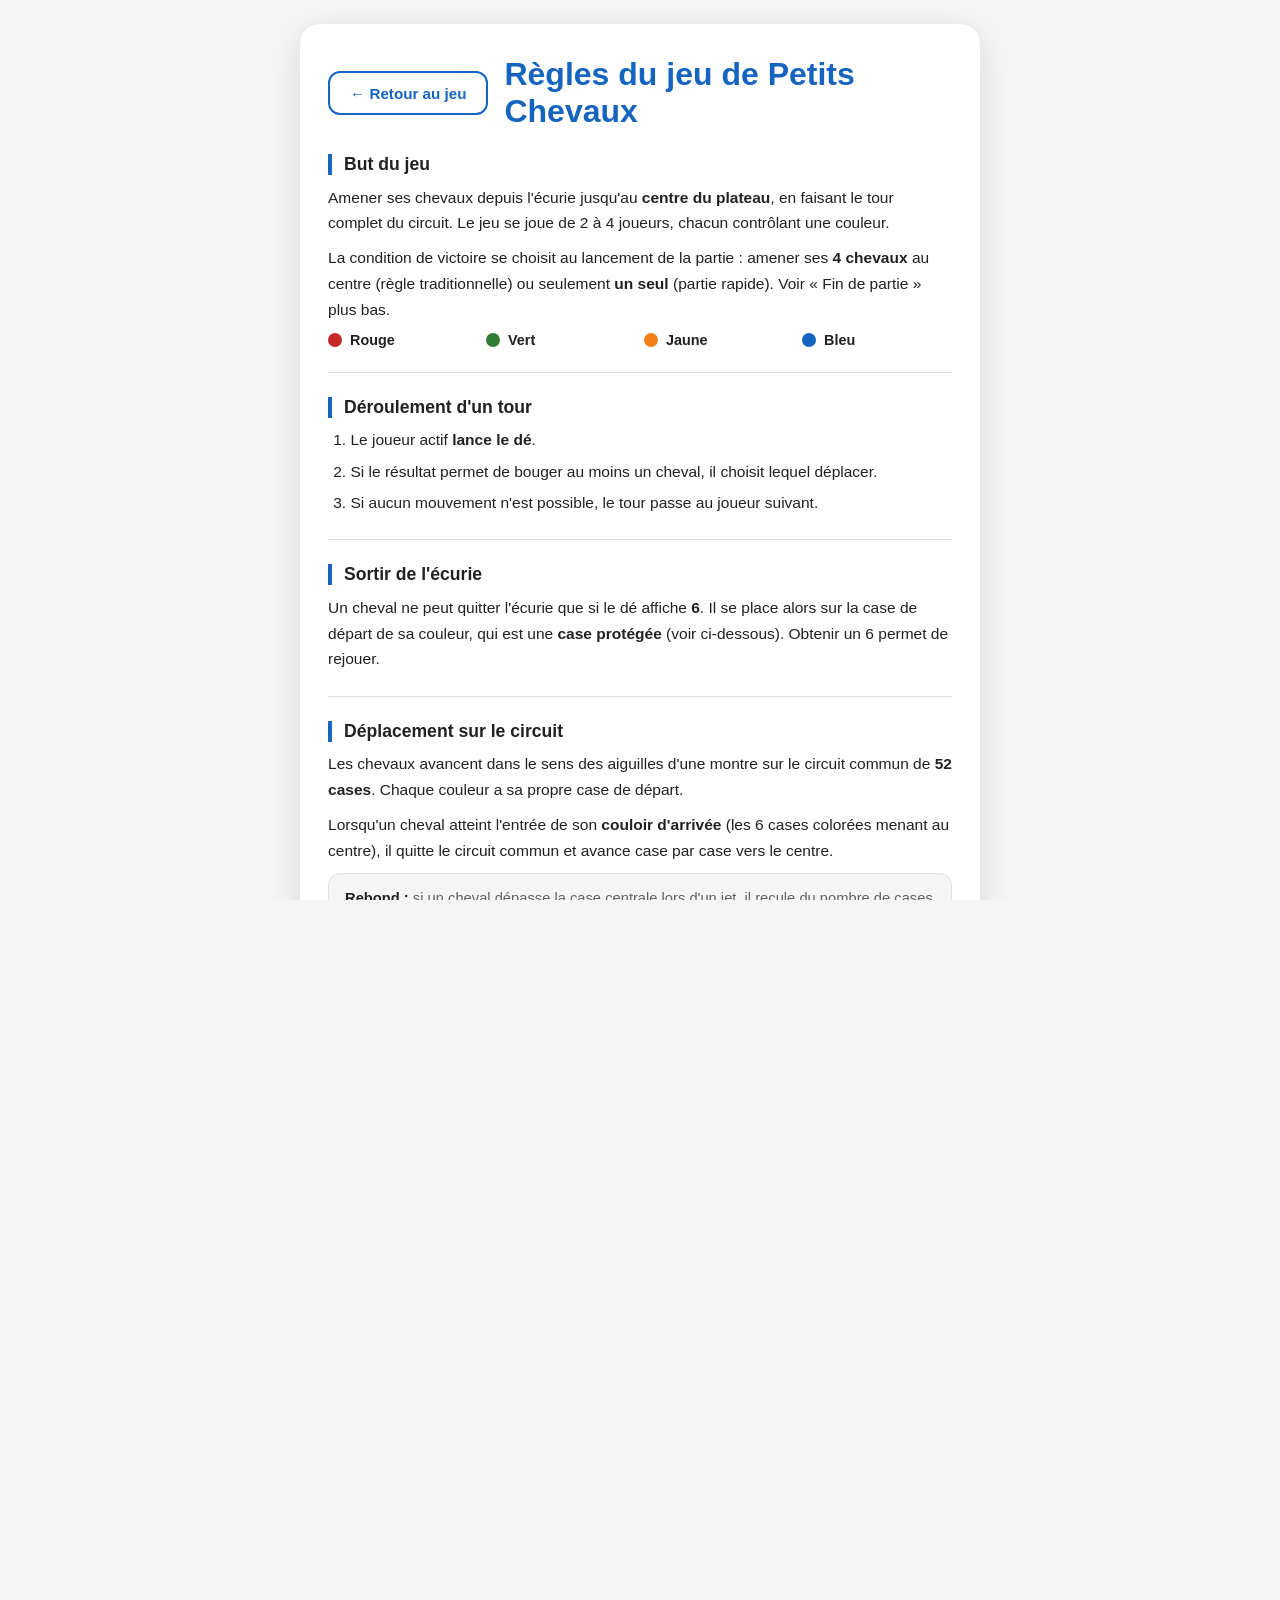
<file: regles.html>
<!DOCTYPE html>
<html lang="fr" dir="ltr">
<head>
  <meta charset="UTF-8" />
  <meta name="viewport" content="width=device-width, initial-scale=1.0, viewport-fit=cover" />
  <meta name="theme-color" content="#1565c0" />
  <meta name="description" content="Règles complètes du jeu de Petits Chevaux (Ludo) : mise en place, déplacement des chevaux, captures, cases protégées, triple 6, victoire." />
  <meta name="robots" content="index, follow" />
  <link rel="canonical" href="https://ateliernumerique37-tech.github.io/petits-chevaux/regles.html" />
  <link rel="describedby" href="llms.txt" />
  <meta property="og:type" content="article" />
  <meta property="og:title" content="Règles du jeu de Petits Chevaux" />
  <meta property="og:description" content="Règles complètes du jeu de Petits Chevaux (Ludo) : mise en place, déplacement, captures, cases protégées, triple 6, victoire." />
  <meta property="og:url" content="https://ateliernumerique37-tech.github.io/petits-chevaux/regles.html" />
  <meta property="og:image" content="https://ateliernumerique37-tech.github.io/petits-chevaux/og-image.png" />
  <meta property="og:image:width" content="1200" />
  <meta property="og:image:height" content="630" />
  <meta property="og:image:type" content="image/png" />
  <meta property="og:locale" content="fr_FR" />
  <meta name="twitter:card" content="summary_large_image" />
  <meta name="twitter:title" content="Règles du jeu de Petits Chevaux (Ludo)" />
  <meta name="twitter:description" content="Règles complètes : mise en place, déplacement, captures, cases protégées, triple 6, victoire." />
  <meta name="twitter:image" content="https://ateliernumerique37-tech.github.io/petits-chevaux/og-image.png" />

  <link rel="icon" href="data:image/svg+xml,<svg xmlns='http://www.w3.org/2000/svg' viewBox='0 0 192 192'><rect width='192' height='192' rx='32' fill='%231565c0'/><text x='96' y='130' font-size='100' text-anchor='middle'>🐴</text></svg>" />

  <title>Règles du jeu de Petits Chevaux (Ludo) — Comment jouer</title>
  <link rel="stylesheet" href="style.css" />

  <script type="application/ld+json">
  {
    "@context": "https://schema.org",
    "@type": "Article",
    "headline": "Règles du jeu de Petits Chevaux (Ludo)",
    "description": "Règles complètes du jeu de Petits Chevaux (Ludo) : mise en place, déplacement des chevaux, captures, cases protégées, triple 6, victoire.",
    "url": "https://ateliernumerique37-tech.github.io/petits-chevaux/regles.html",
    "inLanguage": "fr",
    "isPartOf": {
      "@type": "WebSite",
      "name": "Petits Chevaux",
      "url": "https://ateliernumerique37-tech.github.io/petits-chevaux/"
    },
    "publisher": { "@type": "Organization", "name": "Atelier Numérique 37" }
  }
  </script>
  <style>
    /* ── Règles : surcharges locales ─────────────────────────────────────── */
    body { overflow: auto; }

    .rules-page {
      min-height: 100%;
      display: flex;
      flex-direction: column;
      align-items: center;
      padding: 1.5rem 1rem 3rem;
      background: var(--bg);
    }

    .rules-card {
      background: var(--surface);
      border-radius: var(--radius-lg);
      box-shadow: var(--shadow);
      padding: 2rem 1.75rem;
      width: min(96vw, 680px);
      display: flex;
      flex-direction: column;
      gap: 1.5rem;
    }

    .rules-header {
      display: flex;
      align-items: center;
      gap: 1rem;
      flex-wrap: wrap;
    }

    .rules-title {
      font-size: clamp(1.5rem, 5vw, 2rem);
      font-weight: 800;
      color: var(--color-blue);
      flex: 1;
    }

    .rules-section { display: flex; flex-direction: column; gap: 0.6rem; }

    .rules-section h2 {
      font-size: 1.1rem;
      font-weight: 700;
      color: var(--on-surface);
      border-left: 4px solid var(--color-blue);
      padding-left: 0.75rem;
    }

    .rules-section p, .rules-section li {
      font-size: 0.97rem;
      line-height: 1.65;
      color: var(--on-surface);
    }

    .rules-section ul, .rules-section ol {
      padding-left: 1.4rem;
      display: flex;
      flex-direction: column;
      gap: 0.35rem;
    }

    .rules-colors {
      display: grid;
      grid-template-columns: repeat(auto-fit, minmax(130px, 1fr));
      gap: 0.5rem;
    }

    .color-badge {
      display: flex;
      align-items: center;
      gap: 0.5rem;
      font-size: 0.9rem;
      font-weight: 600;
    }

    .color-dot {
      width: 14px;
      height: 14px;
      border-radius: 50%;
      flex-shrink: 0;
    }

    .tip-box {
      background: var(--bg);
      border: 1.5px solid var(--border);
      border-radius: var(--radius-md);
      padding: 0.85rem 1rem;
      font-size: 0.92rem;
      line-height: 1.6;
      color: var(--on-surface-2);
    }

    .tip-box strong { color: var(--on-surface); }

    .shortcuts-table {
      width: 100%;
      border-collapse: collapse;
      font-size: 0.92rem;
    }

    .shortcuts-table th, .shortcuts-table td {
      text-align: left;
      padding: 0.55rem 0.75rem;
      border-bottom: 1px solid var(--border);
    }

    .shortcuts-table th {
      font-weight: 700;
      color: var(--on-surface-2);
      font-size: 0.82rem;
      text-transform: uppercase;
      letter-spacing: 0.5px;
    }

    kbd {
      display: inline-block;
      padding: 0.15rem 0.45rem;
      font-family: monospace;
      font-size: 0.85rem;
      background: var(--bg);
      border: 1.5px solid var(--border);
      border-radius: 4px;
      white-space: nowrap;
    }

    .btn-back {
      display: inline-flex;
      align-items: center;
      gap: 0.4rem;
      background: transparent;
      color: var(--color-blue);
      border: 2px solid var(--color-blue);
      border-radius: var(--radius-md);
      font-family: var(--font);
      font-size: 0.95rem;
      font-weight: 700;
      padding: 0.55rem 1.25rem;
      min-height: var(--min-touch);
      cursor: pointer;
      text-decoration: none;
      transition: background 0.15s, color 0.15s;
    }

    .btn-back:hover {
      background: var(--color-blue);
      color: white;
    }

    hr.rules-divider {
      border: none;
      border-top: 1px solid var(--border);
    }
  </style>
</head>
<body>

  <div class="rules-page" role="main">
    <article class="rules-card" aria-labelledby="rules-title">

      <header class="rules-header">
        <a href="index.html" class="btn-back" aria-label="Retour au jeu">
          ← Retour au jeu
        </a>
        <h1 id="rules-title" class="rules-title">Règles du jeu de Petits Chevaux</h1>
      </header>

      <!-- But du jeu -->
      <section class="rules-section" aria-labelledby="but-h2">
        <h2 id="but-h2">But du jeu</h2>
        <p>
          Amener ses chevaux depuis l'écurie jusqu'au <strong>centre du plateau</strong>, en faisant
          le tour complet du circuit. Le jeu se joue de 2 à 4 joueurs, chacun contrôlant une couleur.
        </p>
        <p>
          La condition de victoire se choisit au lancement de la partie : amener ses
          <strong>4 chevaux</strong> au centre (règle traditionnelle) ou seulement
          <strong>un seul</strong> (partie rapide). Voir « Fin de partie » plus bas.
        </p>
        <div class="rules-colors" aria-label="Couleurs des joueurs">
          <span class="color-badge">
            <span class="color-dot" style="background:#c62828" aria-hidden="true"></span>Rouge
          </span>
          <span class="color-badge">
            <span class="color-dot" style="background:#2e7d32" aria-hidden="true"></span>Vert
          </span>
          <span class="color-badge">
            <span class="color-dot" style="background:#f57f17" aria-hidden="true"></span>Jaune
          </span>
          <span class="color-badge">
            <span class="color-dot" style="background:#1565c0" aria-hidden="true"></span>Bleu
          </span>
        </div>
      </section>

      <hr class="rules-divider" />

      <!-- Tour de jeu -->
      <section class="rules-section" aria-labelledby="tour-h2">
        <h2 id="tour-h2">Déroulement d'un tour</h2>
        <ol>
          <li>Le joueur actif <strong>lance le dé</strong>.</li>
          <li>Si le résultat permet de bouger au moins un cheval, il choisit lequel déplacer.</li>
          <li>Si aucun mouvement n'est possible, le tour passe au joueur suivant.</li>
        </ol>
      </section>

      <hr class="rules-divider" />

      <!-- Sortir de l'écurie -->
      <section class="rules-section" aria-labelledby="ecurie-h2">
        <h2 id="ecurie-h2">Sortir de l'écurie</h2>
        <p>
          Un cheval ne peut quitter l'écurie que si le dé affiche <strong>6</strong>.
          Il se place alors sur la case de départ de sa couleur, qui est une <strong>case protégée</strong>
          (voir ci-dessous). Obtenir un 6 permet de rejouer.
        </p>
      </section>

      <hr class="rules-divider" />

      <!-- Déplacement -->
      <section class="rules-section" aria-labelledby="deplacement-h2">
        <h2 id="deplacement-h2">Déplacement sur le circuit</h2>
        <p>
          Les chevaux avancent dans le sens des aiguilles d'une montre sur le circuit commun
          de <strong>52 cases</strong>. Chaque couleur a sa propre case de départ.
        </p>
        <p>
          Lorsqu'un cheval atteint l'entrée de son <strong>couloir d'arrivée</strong>
          (les 6 cases colorées menant au centre), il quitte le circuit commun et avance
          case par case vers le centre.
        </p>
        <div class="tip-box" role="note">
          <strong>Rebond :</strong> si un cheval dépasse la case centrale lors d'un jet,
          il recule du nombre de cases excédentaires. Il n'est pas possible de dépasser le centre
          sans y atterrir exactement — le cheval rebondit vers l'arrière.
        </div>
      </section>

      <hr class="rules-divider" />

      <!-- Captures -->
      <section class="rules-section" aria-labelledby="capture-h2">
        <h2 id="capture-h2">Captures</h2>
        <p>
          Si un cheval atterrit sur une case <strong>déjà occupée par un adversaire</strong>,
          ce dernier est renvoyé à l'écurie et devra rejouer un 6 pour ressortir.
          La capture offre un <strong>tour supplémentaire</strong> au joueur qui l'a effectuée.
        </p>
        <p>
          La capture est <strong>impossible</strong> sur les cases protégées (voir ci-dessous)
          et dans le couloir d'arrivée (chaque couleur a son propre couloir, inaccessible aux autres).
        </p>
      </section>

      <hr class="rules-divider" />

      <!-- Cases protégées -->
      <section class="rules-section" aria-labelledby="safe-h2">
        <h2 id="safe-h2">Cases protégées</h2>
        <p>
          Quatre cases du circuit sont <strong>protégées</strong> : ce sont les quatre cases de
          départ, une par couleur. Sur le plateau elles portent une <strong>étoile dorée</strong>,
          et le lecteur d'écran précise « case protégée ». Ce sont :
        </p>
        <ul>
          <li><strong>Case 1</strong> — départ du Rouge</li>
          <li><strong>Case 14</strong> — départ du Vert</li>
          <li><strong>Case 27</strong> — départ du Jaune</li>
          <li><strong>Case 40</strong> — départ du Bleu</li>
        </ul>
        <p>
          La protection joue <strong>dans les deux sens</strong> : un cheval posé sur une case
          protégée ne peut pas être capturé, et un cheval qui y arrive ne peut pas non plus
          capturer un adversaire déjà présent. Plusieurs chevaux de couleurs différentes peuvent
          donc y cohabiter sans danger.
        </p>
        <p>
          C'est la <strong>case</strong> qui protège, pas la couleur : n'importe quel cheval est à
          l'abri sur ces quatre cases, même s'il se trouve sur la case de départ d'un adversaire.
        </p>
      </section>

      <hr class="rules-divider" />

      <!-- Rejouer -->
      <section class="rules-section" aria-labelledby="rejouer-h2">
        <h2 id="rejouer-h2">Quand rejoue-t-on ?</h2>
        <ul>
          <li>Après avoir obtenu un <strong>6</strong> (qu'un cheval sorte ou non de l'écurie).</li>
          <li>Après avoir <strong>capturé</strong> un cheval adverse.</li>
        </ul>
        <p>Dans l'un ou l'autre cas, vous rejouez : vous relancez le dé pour un tour supplémentaire.</p>
      </section>

      <hr class="rules-divider" />

      <!-- Triple 6 -->
      <section class="rules-section" aria-labelledby="triple-h2">
        <h2 id="triple-h2">Pénalité triple 6</h2>
        <p>
          Si un joueur obtient <strong>trois 6 consécutifs</strong>, son cheval le plus avancé
          sur le circuit est renvoyé à l'écurie et son tour est perdu.
        </p>
      </section>

      <hr class="rules-divider" />

      <!-- Fin de partie -->
      <section class="rules-section" aria-labelledby="fin-h2">
        <h2 id="fin-h2">Fin de partie</h2>
        <p>
          La partie se termine selon le <strong>mode choisi au lancement</strong> :
        </p>
        <ul>
          <li>
            <strong>Règle officielle (4 chevaux)</strong> : le premier joueur dont les
            <strong>quatre chevaux</strong> ont atteint le centre remporte la partie.
          </li>
          <li>
            <strong>Partie rapide (1 cheval)</strong> : le premier joueur dont
            <strong>un cheval</strong> atteint le centre gagne immédiatement.
          </li>
        </ul>
        <p>
          Les deux variantes existent dans les règles traditionnelles. En mode session, les victoires
          s'accumulent et sont affichées après chaque partie.
        </p>
      </section>

      <hr class="rules-divider" />

      <!-- Mode IA -->
      <section class="rules-section" aria-labelledby="bernard-h2">
        <h2 id="bernard-h2">Jouer contre l'ordinateur (IA)</h2>
        <p>
          En mode IA, vous jouez <strong>Rouge</strong> et l'ordinateur contrôle les autres couleurs.
          Chaque adversaire a son prénom pour ne pas les confondre : <strong>Bernard</strong> (Vert),
          <strong>Céline</strong> (Jaune) et <strong>Marie</strong> (Bleu), selon le nombre de joueurs.
        </p>
        <p>
          Chaque IA suit une stratégie en six priorités : gagner immédiatement, capturer un adversaire,
          avancer dans le couloir d'arrivée, entrer dans le couloir, se placer sur une case sûre,
          puis éviter les cases dangereuses.
        </p>
      </section>

      <hr class="rules-divider" />

      <!-- Raccourcis -->
      <section class="rules-section" aria-labelledby="shortcuts-h2">
        <h2 id="shortcuts-h2">Raccourcis clavier (Alt+Maj)</h2>
        <p>Ces raccourcis fonctionnent pendant la partie :</p>
        <table class="shortcuts-table" aria-label="Tableau des raccourcis clavier">
          <thead>
            <tr>
              <th scope="col">Raccourci</th>
              <th scope="col">Action</th>
            </tr>
          </thead>
          <tbody>
            <tr>
              <td><kbd>Alt</kbd>+<kbd>Maj</kbd>+<kbd>D</kbd></td>
              <td>Lancer le dé</td>
            </tr>
            <tr>
              <td><kbd>Alt</kbd>+<kbd>Maj</kbd>+<kbd>1</kbd> à <kbd>4</kbd></td>
              <td>Déplacer le cheval numéro 1, 2, 3 ou 4</td>
            </tr>
            <tr>
              <td><kbd>Alt</kbd>+<kbd>Maj</kbd>+<kbd>S</kbd></td>
              <td>Lire la situation de tous les joueurs</td>
            </tr>
            <tr>
              <td><kbd>Alt</kbd>+<kbd>Maj</kbd>+<kbd>A</kbd></td>
              <td>Répéter la dernière annonce</td>
            </tr>
          </tbody>
        </table>
        <div class="tip-box" role="note">
          <strong>Navigation au plateau :</strong> utilisez <kbd>Tab</kbd> pour naviguer entre les
          chevaux déplaçables, puis <kbd>Entrée</kbd> ou <kbd>Espace</kbd> pour sélectionner.
        </div>
      </section>

      <hr class="rules-divider" />

      <footer>
        <a href="index.html" class="btn-back" aria-label="Retour au jeu">
          ← Retour au jeu
        </a>
      </footer>

    </article>
  </div>

</body>
</html>
</file>
<file: style.css>
/* ── Reset & base ─────────────────────────────────────────────────────────── */
*, *::before, *::after { box-sizing: border-box; margin: 0; padding: 0; }

:root {
  --color-red:    #c62828;
  --color-green:  #2e7d32;
  --color-yellow: #f57f17;
  --color-blue:   #1565c0;
  --color-gold:   #ffd54f;
  --bg:           #f5f5f5;
  --surface:      #ffffff;
  --on-surface:   #212121;
  --on-surface-2: #616161;
  --border:       #e0e0e0;
  --radius-lg:    20px;
  --radius-md:    12px;
  --shadow:       0 8px 32px rgba(0,0,0,0.12);
  --min-touch:    44px;
  --font:         -apple-system, BlinkMacSystemFont, 'Segoe UI', Roboto, sans-serif;
  --table-1:      #3e6b4e;
  --table-2:      #1a3a28;
  --glass:        rgba(255,255,255,0.6);
  --glass-border: rgba(255,255,255,0.25);
}

@media (prefers-color-scheme: dark) {
  :root {
    --bg:           #0a0a0f;
    --surface:      #18181f;
    --on-surface:   #f0f0f5;
    --on-surface-2: #9e9ea8;
    --border:       #2a2a35;
    --shadow:       0 8px 32px rgba(0,0,0,0.6);
    --table-1:      #1e3a28;
    --table-2:      #0d1f14;
    --glass:        rgba(24,24,31,0.65);
    --glass-border: rgba(255,255,255,0.06);
  }
}

html, body {
  height: 100%;
  overflow: hidden;
  font-family: var(--font);
  background: var(--bg);
  color: var(--on-surface);
  -webkit-tap-highlight-color: transparent;
  -webkit-text-size-adjust: 100%;
}

/* ── Accessibility: visually hidden ──────────────────────────────────────── */
.sr-only {
  position: absolute;
  width: 1px; height: 1px;
  padding: 0; margin: -1px;
  overflow: hidden; clip: rect(0,0,0,0);
  white-space: nowrap; border: 0;
}

/* ── Focus visible – WCAG 2.2 §2.4.11/2.4.12 ────────────────────────────── */
:focus { outline: none; }
:focus-visible {
  outline: 3px solid #005fcc;
  outline-offset: 3px;
  border-radius: 4px;
}

/* ── Screens ──────────────────────────────────────────────────────────────── */
/* Prevent author display:flex from overriding the UA [hidden]=display:none */
[hidden] { display: none !important; }

.screen {
  position: fixed;
  inset: 0;
  display: flex;
  flex-direction: column;
  align-items: center;
  justify-content: center;
  background: var(--bg);
  overflow: hidden;
}

/* ── Setup screen ─────────────────────────────────────────────────────────── */
#screen-setup {
  background: linear-gradient(135deg, #0f0c29 0%, #1a1340 30%, #302b63 60%, #24243e 100%);
  background-size: 300% 300%;
  animation: hero-gradient 12s ease infinite;
  overflow-y: auto;
  justify-content: flex-start;
  padding: 2rem 0;
  align-items: center;
}

@keyframes hero-gradient {
  0%, 100% { background-position: 0% 50%; }
  50% { background-position: 100% 50%; }
}

.setup-card {
  background: rgba(255,255,255,0.06);
  backdrop-filter: blur(24px);
  -webkit-backdrop-filter: blur(24px);
  border: 1px solid rgba(255,255,255,0.1);
  border-radius: var(--radius-lg);
  box-shadow: 0 8px 40px rgba(0,0,0,0.5), inset 0 1px 0 rgba(255,255,255,0.08);
  padding: 2rem 1.75rem;
  width: min(92vw, 440px);
  flex-shrink: 0;
  display: flex;
  flex-direction: column;
  gap: 1.25rem;
}

.setup-title {
  font-size: clamp(1.75rem, 6vw, 2.5rem);
  font-weight: 900;
  text-align: center;
  letter-spacing: -0.5px;
  color: var(--color-gold);
  text-shadow: 0 0 40px rgba(255,213,79,0.35), 0 2px 4px rgba(0,0,0,0.5);
}

.setup-subtitle {
  text-align: center;
  color: rgba(255,255,255,0.5);
  font-size: 0.95rem;
  margin-top: -0.75rem;
  letter-spacing: 2px;
  text-transform: uppercase;
  font-weight: 600;
  font-size: 0.75rem;
}

#screen-setup .label {
  color: rgba(255,255,255,0.85);
}

#screen-setup .select {
  background: rgba(255,255,255,0.07);
  border-color: rgba(255,255,255,0.12);
  color: #ffffff;
}

#screen-setup .select:focus-visible {
  border-color: var(--color-gold);
  outline-color: var(--color-gold);
}

#screen-setup .hint {
  color: rgba(255,255,255,0.4);
}

.form-group { display: flex; flex-direction: column; gap: 0.5rem; }

.label {
  font-weight: 600;
  font-size: 0.9rem;
  color: var(--on-surface);
}

.select {
  appearance: none;
  background: var(--bg);
  border: 2px solid var(--border);
  border-radius: var(--radius-md);
  padding: 0.75rem 1rem;
  font-size: 1rem;
  font-family: var(--font);
  color: var(--on-surface);
  min-height: var(--min-touch);
  cursor: pointer;
  transition: border-color 0.15s;
}
.select:focus-visible {
  border-color: #005fcc;
  outline: 3px solid #005fcc;
  outline-offset: 2px;
}

.hint {
  font-size: 0.8rem;
  color: var(--on-surface-2);
  line-height: 1.4;
}

/* ── Buttons ──────────────────────────────────────────────────────────────── */
.btn {
  display: inline-flex;
  align-items: center;
  justify-content: center;
  border: none;
  border-radius: var(--radius-md);
  font-family: var(--font);
  font-weight: 700;
  cursor: pointer;
  transition: transform 0.1s, box-shadow 0.1s, opacity 0.15s;
  min-height: var(--min-touch);
  min-width: var(--min-touch);
  padding: 0.75rem 1.5rem;
  font-size: 1rem;
  text-align: center;
  -webkit-user-select: none; user-select: none;
}

.btn:active { transform: scale(0.97); }
.btn:disabled { opacity: 0.4; cursor: not-allowed; transform: none; }

.btn-primary {
  background: linear-gradient(135deg, var(--color-gold) 0%, #ffca28 100%);
  color: #1a1a2e;
  box-shadow: 0 4px 16px rgba(255,213,79,0.4);
  font-weight: 800;
}
.btn-primary:hover:not(:disabled) {
  background: linear-gradient(135deg, #ffca28 0%, #ffd54f 100%);
  box-shadow: 0 6px 24px rgba(255,213,79,0.55);
}

.btn-large { font-size: 1.1rem; padding: 0.9rem 1.75rem; width: 100%; }

.btn-rules-link {
  display: block;
  text-align: center;
  color: var(--color-blue);
  font-size: 0.9rem;
  font-weight: 600;
  text-decoration: underline;
  text-underline-offset: 3px;
  padding: 0.4rem;
  min-height: var(--min-touch);
  line-height: var(--min-touch);
}
.btn-rules-link:hover { color: #1976d2; }

/* ── Pass-phone screen ────────────────────────────────────────────────────── */
.screen-pass {
  background: var(--bg);
}

.pass-card {
  background: var(--surface);
  border-radius: var(--radius-lg);
  box-shadow: var(--shadow);
  padding: 2.5rem 2rem;
  width: min(92vw, 380px);
  display: flex;
  flex-direction: column;
  align-items: center;
  gap: 1rem;
  text-align: center;
}

.pass-label {
  font-size: 1rem;
  color: var(--on-surface-2);
}

.pass-player-name {
  font-size: clamp(2rem, 10vw, 3rem);
  font-weight: 900;
  letter-spacing: -1px;
}

.pass-instruction {
  font-size: 0.95rem;
  color: var(--on-surface-2);
}

.btn-ready {
  background: #388e3c;
  color: white;
  box-shadow: 0 3px 12px rgba(56,142,60,0.4);
  margin-top: 0.5rem;
}
.btn-ready:hover:not(:disabled) {
  background: #43a047;
}

/* ── Game screen ──────────────────────────────────────────────────────────── */
/* Disposition en grille : colonne unique en portrait, centrée et plafonnée sur grand écran */
.screen-game {
  display: grid;
  grid-template-columns: 1fr;
  grid-template-rows: auto auto 1fr auto;
  grid-template-areas:
    "header"
    "log"
    "board"
    "footer";
  align-items: stretch;
  justify-items: stretch;
  padding: env(safe-area-inset-top, 0) env(safe-area-inset-right, 0)
           env(safe-area-inset-bottom, 0) env(safe-area-inset-left, 0);
  background: radial-gradient(ellipse 120% 80% at 50% 38%, var(--table-1), var(--table-2));
}

.game-header     { grid-area: header; }
.event-log       { grid-area: log; }
.board-container { grid-area: board; }
.game-footer     { grid-area: footer; }

/* Sur grand écran, on centre l'app dans une colonne plutôt que de l'étirer.
   Plafond remonté de 600px à 760px (retour testeur : plateau trop petit sur
   tablette/desktop) — la colonne reste toujours centrée et width:100% continue
   de la faire rétrécir sur mobile, donc aucun impact en dessous de 760px de
   large. Le plateau (SVG vectoriel, min(100cqw,100cqh)) grossit proportionnellement,
   même rendu, mêmes proportions, juste plus grand quand la place le permet. */
.screen-game > .game-header,
.screen-game > .event-log,
.screen-game > .board-container,
.screen-game > .game-footer {
  max-width: 760px;
  margin-inline: auto;
  width: 100%;
}

.game-header {
  width: 100%;
  display: flex;
  align-items: center;
  justify-content: space-between;
  padding: 0.6rem 1rem;
  background: var(--glass);
  backdrop-filter: blur(16px);
  -webkit-backdrop-filter: blur(16px);
  border-bottom: 1px solid var(--glass-border);
  min-height: 3rem;
  flex-shrink: 0;
}

.turn-banner {
  font-weight: 700;
  font-size: 1.05rem;
}

.dice-result {
  font-size: 1.6rem;
  font-weight: 900;
  min-width: 2rem;
  text-align: right;
  transition: opacity 0.2s;
}

/* ── Journal visuel des coups ─────────────────────────────────────────────── */
/* aria-hidden="true" dans le HTML (pur repère visuel, les non-voyants reçoivent
   déjà tout via les régions ARIA live) : hauteur réduite au profit du plateau
   sans aucun impact accessibilité. */
.event-log {
  width: 100%;
  flex-shrink: 0;
  padding: 0.3rem 0.85rem;
  background: var(--glass);
  backdrop-filter: blur(12px);
  -webkit-backdrop-filter: blur(12px);
  border-bottom: 1px solid var(--glass-border);
  height: 58px;
  overflow: hidden;
}

.event-log-list {
  list-style: none;
  display: flex;
  flex-direction: column;
  gap: 1px;
}

.event-log-list li {
  display: flex;
  align-items: center;
  gap: 0.45rem;
  font-size: 0.78rem;
  line-height: 1.35;
  color: var(--on-surface-2);
  opacity: 0.55;
  white-space: nowrap;
  overflow: hidden;
  text-overflow: ellipsis;
}

/* Dernier coup en évidence */
.event-log-list li:first-child {
  font-size: 0.98rem;
  font-weight: 700;
  color: var(--on-surface);
  opacity: 1;
}

.event-log-list .dot {
  width: 11px; height: 11px;
  border-radius: 50%;
  flex-shrink: 0;
  border: 1px solid rgba(0,0,0,0.25);
}

.event-log-list .capture { color: var(--color-red); font-weight: 800; }
.event-log-empty {
  font-size: 0.85rem; color: var(--on-surface-2);
  opacity: 0.7; font-style: italic;
}

.board-container {
  flex: 1;
  width: 100%;
  display: flex;
  align-items: center;
  justify-content: center;
  overflow: hidden;
  padding: 4px;
  container-type: size; /* permet de dimensionner le plateau au plus grand carré qui tient */
}

/* Plus grand carré qui tient dans le conteneur (largeur OU hauteur), quelle que soit l'orientation */
#board-svg {
  width: 92vmin;                 /* repli pour navigateurs sans unités cq */
  height: 92vmin;
  width: min(100cqw, 100cqh);
  height: min(100cqw, 100cqh);
  display: block;
  border-radius: 16px;
  box-shadow: 0 12px 30px rgba(0,0,0,0.28), 0 3px 10px rgba(0,0,0,0.18);
}

.game-footer {
  width: 100%;
  padding: 0.55rem 1rem 0.45rem;
  display: flex;
  flex-direction: column;
  align-items: center;
  gap: 0.4rem;
  background: var(--glass);
  backdrop-filter: blur(16px);
  -webkit-backdrop-filter: blur(16px);
  border-top: 1px solid var(--glass-border);
  flex-shrink: 0;
}

.game-actions-row {
  display: flex;
  gap: 0.75rem;
  justify-content: center;
}

.btn-secondary {
  background: transparent;
  color: var(--on-surface-2);
  border: 1.5px solid var(--border);
  border-radius: var(--radius-md);
  font-family: var(--font);
  font-size: 0.85rem;
  font-weight: 600;
  padding: 0.4rem 1.1rem;
  min-height: var(--min-touch);
  min-width: 110px;
  cursor: pointer;
  transition: background 0.1s, color 0.1s;
}

.btn-secondary:hover {
  background: var(--bg);
  color: var(--on-surface);
}

.btn-secondary:active { transform: scale(0.97); }

.btn-quit {
  background: transparent;
  color: #b71c1c;
  border: none;
  font-family: var(--font);
  font-size: 0.82rem;
  font-weight: 600;
  padding: 0.3rem 0.75rem;
  min-height: var(--min-touch);
  cursor: pointer;
  text-decoration: underline;
  text-underline-offset: 3px;
}
.btn-quit:hover { color: #d32f2f; }
.btn-quit:active { opacity: 0.7; }

/* ── Dice button ──────────────────────────────────────────────────────────── */
.btn-dice {
  display: flex;
  flex-direction: column;
  align-items: center;
  justify-content: center;
  gap: 2px;
  background: linear-gradient(135deg, #1565c0 0%, #1976d2 40%, #42a5f5 100%);
  color: white;
  border: none;
  border-radius: 16px;
  padding: 0.6rem 2.5rem;
  min-height: 64px;
  min-width: 160px;
  cursor: pointer;
  box-shadow: 0 4px 14px rgba(21,101,192,0.45), inset 0 1px 0 rgba(255,255,255,0.2);
  transition: transform 0.1s, box-shadow 0.1s, opacity 0.15s;
  font-family: var(--font);
  -webkit-user-select: none; user-select: none;
}

.btn-dice:hover:not(:disabled) {
  background: linear-gradient(135deg, #1976d2 0%, #2196f3 40%, #64b5f6 100%);
  box-shadow: 0 6px 22px rgba(21,101,192,0.6), inset 0 1px 0 rgba(255,255,255,0.25);
}

.btn-dice:active:not(:disabled) { transform: scale(0.95); }

.btn-dice:disabled { opacity: 0.35; cursor: not-allowed; }

.dice-face {
  font-size: 2rem;
  line-height: 1;
  transition: transform 0.05s;
}

.dice-label {
  font-size: 0.8rem;
  font-weight: 600;
  letter-spacing: 0.5px;
  text-transform: uppercase;
}

.btn-dice.rolling .dice-face {
  animation: spin-face 0.08s linear infinite;
}

@keyframes spin-face {
  0%   { transform: scale(1); }
  50%  { transform: scale(0.7) rotate(20deg); }
  100% { transform: scale(1); }
}

/* ── Horse pieces (SVG) ───────────────────────────────────────────────────── */
.horse {
  cursor: default;
  transition: transform 0.35s cubic-bezier(0.34,1.56,0.64,1), opacity 0.2s;
}

/* Dernier pion déplacé — repère persistant jusqu'au coup suivant (sous can-move/selected) */
.horse.last-moved {
  filter: drop-shadow(0 0 2px #ffffff) drop-shadow(0 0 5px #37474f);
}

.horse.can-move {
  cursor: pointer;
  filter: drop-shadow(0 0 6px rgba(255,255,255,0.9)) drop-shadow(0 0 3px #005fcc);
  animation: pulse-move 1s ease-in-out infinite alternate;
}

@keyframes pulse-move {
  from { filter: drop-shadow(0 0 4px rgba(255,255,255,0.8)) drop-shadow(0 0 2px #005fcc); }
  to   { filter: drop-shadow(0 0 10px rgba(255,255,255,1)) drop-shadow(0 0 6px #005fcc); }
}

.horse.selected {
  filter: drop-shadow(0 0 8px rgba(255,220,0,0.9)) drop-shadow(0 0 4px #f57f17);
  animation: none;
}

.horse.horse-finished {
  opacity: 0.7;
  pointer-events: none;
}

.horse:focus-visible {
  outline: none;
}

/* Strong, steady blue halo on keyboard focus (distinct from the pulse) */
.horse.can-move:focus-visible {
  filter: drop-shadow(0 0 3px #ffffff) drop-shadow(0 0 5px #005fcc) drop-shadow(0 0 9px #005fcc);
  animation: none;
}

/* ── Winner screen ────────────────────────────────────────────────────────── */
.screen-winner {
  background: radial-gradient(ellipse at 50% 40%, rgba(255,213,79,0.15) 0%, var(--bg) 70%);
}

.winner-card {
  background: var(--surface);
  border-radius: var(--radius-lg);
  box-shadow: 0 0 60px rgba(255,213,79,0.2), var(--shadow);
  padding: 2.5rem 2rem;
  width: min(92vw, 400px);
  display: flex;
  flex-direction: column;
  align-items: center;
  gap: 0.75rem;
  text-align: center;
  position: relative;
  overflow: hidden;
}

.winner-card::before {
  content: '';
  position: absolute;
  inset: 0;
  background: linear-gradient(135deg, rgba(255,213,79,0.08) 0%, transparent 50%, rgba(255,213,79,0.05) 100%);
  pointer-events: none;
}

.winner-trophy {
  font-size: 4.5rem;
  line-height: 1;
  animation: trophy-pulse 2s ease-in-out infinite;
  filter: drop-shadow(0 0 20px rgba(255,213,79,0.5));
}

@keyframes trophy-pulse {
  0%, 100% { transform: scale(1); filter: drop-shadow(0 0 20px rgba(255,213,79,0.5)); }
  50% { transform: scale(1.08); filter: drop-shadow(0 0 35px rgba(255,213,79,0.8)); }
}

.winner-title {
  font-size: 2rem;
  font-weight: 900;
  color: var(--color-gold);
  text-shadow: 0 0 30px rgba(255,213,79,0.3);
}

.winner-subtitle {
  font-size: 1.15rem;
  color: var(--on-surface-2);
}

.winner-name {
  font-weight: 900;
  font-size: 1.5rem;
  background: linear-gradient(90deg, currentColor 0%, var(--color-gold) 50%, currentColor 100%);
  background-size: 200% 100%;
  -webkit-background-clip: text;
  background-clip: text;
  animation: shimmer-name 3s linear infinite;
}

@keyframes shimmer-name {
  0% { background-position: 100% 0; }
  100% { background-position: -100% 0; }
}

.winner-scores {
  font-size: 0.9rem;
  color: var(--on-surface-2);
  font-weight: 600;
  text-align: center;
  min-height: 1.2rem;
}

/* ── Manual theme overrides (applied via class on <html>) ────────────────── */
html.theme-light {
  --bg:           #f5f5f5;
  --surface:      #ffffff;
  --on-surface:   #212121;
  --on-surface-2: #616161;
  --border:       #e0e0e0;
  --shadow:       0 4px 20px rgba(0,0,0,0.12);
  --table-1:      #3e6b4e;
  --table-2:      #1a3a28;
  --glass:        rgba(255,255,255,0.6);
  --glass-border: rgba(255,255,255,0.25);
}

html.theme-dark {
  --bg:           #0a0a0f;
  --surface:      #18181f;
  --on-surface:   #f0f0f5;
  --on-surface-2: #9e9ea8;
  --border:       #2a2a35;
  --shadow:       0 8px 32px rgba(0,0,0,0.6);
  --table-1:      #1e3a28;
  --table-2:      #0d1f14;
  --glass:        rgba(24,24,31,0.65);
  --glass-border: rgba(255,255,255,0.06);
}

/* ── Setup links row ─────────────────────────────────────────────────────── */
.setup-links {
  display: flex;
  justify-content: center;
  gap: 1.5rem;
}
.setup-links .btn-rules-link {
  padding: 0.4rem 0;
  color: rgba(255,255,255,0.6);
}
.setup-links .btn-rules-link:hover { color: rgba(255,255,255,0.9); }
.setup-links button.btn-rules-link {
  background: none;
  border: none;
  cursor: pointer;
  font-family: var(--font);
}

/* ── Resume button ───────────────────────────────────────────────────────── */
.btn-resume {
  background: linear-gradient(135deg, #2e7d32 0%, #43a047 100%);
  color: white;
  box-shadow: 0 4px 16px rgba(46,125,50,0.45);
}
.btn-resume:hover:not(:disabled) {
  background: linear-gradient(135deg, #388e3c 0%, #66bb6a 100%);
  box-shadow: 0 6px 20px rgba(46,125,50,0.55);
}

/* ── Theme toggle ────────────────────────────────────────────────────────── */
.btn-theme-toggle {
  display: block;
  margin: 0 auto;
  background: rgba(255,255,255,0.06);
  border: 1.5px solid rgba(255,255,255,0.12);
  border-radius: var(--radius-md);
  color: rgba(255,255,255,0.5);
  font-family: var(--font);
  font-size: 0.82rem;
  font-weight: 600;
  padding: 0.35rem 1rem;
  min-height: var(--min-touch);
  cursor: pointer;
  transition: background 0.15s, color 0.15s;
}
.btn-theme-toggle:hover { background: rgba(255,255,255,0.1); color: rgba(255,255,255,0.8); }

/* ── Stats screen ────────────────────────────────────────────────────────── */
.stats-card {
  background: var(--surface);
  border-radius: var(--radius-lg);
  box-shadow: var(--shadow);
  padding: 2rem 1.75rem;
  width: min(96vw, 520px);
  max-height: 85vh;
  overflow-y: auto;
  display: flex;
  flex-direction: column;
  gap: 1.25rem;
}

.stats-header {
  display: flex;
  align-items: center;
  gap: 1rem;
}

.stats-title {
  font-size: 1.5rem;
  font-weight: 800;
  color: var(--color-blue);
  flex: 1;
}

.stats-summary {
  display: flex;
  flex-direction: column;
  gap: 0.4rem;
  font-size: 0.95rem;
  line-height: 1.5;
  color: var(--on-surface);
}
.stats-summary strong { color: var(--color-blue); }

.stats-subtitle {
  font-size: 1rem;
  font-weight: 700;
  color: var(--on-surface);
  margin-top: 0.5rem;
}

.stats-note {
  font-size: 0.8rem;
  line-height: 1.4;
  color: var(--on-surface-2);
}

.counter-archive summary {
  cursor: pointer;
  font-weight: 700;
  min-height: var(--min-touch);
  display: flex;
  align-items: center;
}

.counter-archive ul { margin: 0; }

.stats-list {
  list-style: none;
  display: flex;
  flex-direction: column;
  gap: 0.3rem;
  padding: 0;
}

.stats-list li {
  font-size: 0.88rem;
  line-height: 1.5;
  color: var(--on-surface-2);
  padding: 0.35rem 0;
  border-bottom: 1px solid var(--border);
}

.stats-list li:last-child { border-bottom: none; }

.btn-back {
  display: inline-flex;
  align-items: center;
  gap: 0.4rem;
  background: transparent;
  color: var(--color-blue);
  border: 2px solid var(--color-blue);
  border-radius: var(--radius-md);
  font-family: var(--font);
  font-size: 0.95rem;
  font-weight: 700;
  padding: 0.55rem 1.25rem;
  min-height: var(--min-touch);
  cursor: pointer;
  transition: background 0.15s, color 0.15s;
}
.btn-back:hover { background: var(--color-blue); color: white; }

/* ── Online button (setup screen) ─────────────────────────────────────────── */
.btn-online {
  background: linear-gradient(135deg, #6a1b9a 0%, #8e24aa 50%, #ab47bc 100%);
  color: white;
  box-shadow: 0 4px 16px rgba(106,27,154,0.45);
  font-weight: 800;
}
.btn-online:hover:not(:disabled) {
  background: linear-gradient(135deg, #7b1fa2 0%, #9c27b0 50%, #ba68c8 100%);
  box-shadow: 0 6px 24px rgba(106,27,154,0.6);
}

/* ── Online screens ──────────────────────────────────────────────────────── */
#screen-online-menu,
#screen-online-create,
#screen-online-join,
#screen-online-lobby {
  background: linear-gradient(135deg, #0f0c29 0%, #1a1340 30%, #302b63 60%, #24243e 100%);
  background-size: 300% 300%;
  animation: hero-gradient 12s ease infinite;
  overflow-y: auto;
  justify-content: flex-start;
  padding: 2rem 0;
  align-items: center;
}

#screen-online-menu .label,
#screen-online-create .label,
#screen-online-join .label,
#screen-online-lobby .label {
  color: rgba(255,255,255,0.85);
}

#screen-online-menu .select,
#screen-online-create .select,
#screen-online-join .select {
  background: rgba(255,255,255,0.07);
  border-color: rgba(255,255,255,0.12);
  color: #ffffff;
}

#screen-online-menu .select:focus-visible,
#screen-online-create .select:focus-visible,
#screen-online-join .select:focus-visible {
  border-color: var(--color-gold);
  outline-color: var(--color-gold);
}

#screen-online-menu .hint,
#screen-online-create .hint,
#screen-online-join .hint,
#screen-online-lobby .hint {
  color: rgba(255,255,255,0.4);
}

#screen-online-menu input::placeholder,
#screen-online-join input::placeholder {
  color: rgba(255,255,255,0.3);
}

.btn-online-secondary {
  background: rgba(255,255,255,0.08);
  color: rgba(255,255,255,0.9);
  border: 1.5px solid rgba(255,255,255,0.15);
  font-weight: 700;
}
.btn-online-secondary:hover:not(:disabled) {
  background: rgba(255,255,255,0.15);
}

.online-error {
  background: rgba(198,40,40,0.2);
  border: 1px solid rgba(198,40,40,0.4);
  border-radius: var(--radius-md);
  padding: 0.75rem 1rem;
  color: #ef9a9a;
  font-size: 0.9rem;
  text-align: center;
}

/* Join code row */
.join-code-row {
  display: flex;
  gap: 0.5rem;
}
.join-code-input {
  flex: 1;
  text-align: center;
  font-size: 1.4rem !important;
  letter-spacing: 0.4rem;
  font-weight: 700;
}

/* Divider */
.online-divider {
  display: flex;
  align-items: center;
  gap: 1rem;
  color: rgba(255,255,255,0.3);
  font-size: 0.85rem;
  text-transform: uppercase;
  letter-spacing: 2px;
}
.online-divider::before,
.online-divider::after {
  content: '';
  flex: 1;
  height: 1px;
  background: rgba(255,255,255,0.15);
}

/* Public rooms list */
.public-rooms-list {
  display: flex;
  flex-direction: column;
  gap: 0.5rem;
  max-height: 220px;
  overflow-y: auto;
}

.public-room-item {
  display: flex;
  align-items: center;
  justify-content: space-between;
  background: rgba(255,255,255,0.06);
  border: 1px solid rgba(255,255,255,0.1);
  border-radius: var(--radius-md);
  padding: 0.75rem 1rem;
  cursor: pointer;
  transition: background 0.15s;
  min-height: var(--min-touch);
}
.public-room-item:hover { background: rgba(255,255,255,0.12); }
.public-room-item:focus-visible {
  outline: 3px solid var(--color-gold);
  outline-offset: 2px;
}
.public-room-host {
  color: rgba(255,255,255,0.9);
  font-weight: 600;
}
.public-room-info {
  color: rgba(255,255,255,0.5);
  font-size: 0.85rem;
}
.public-rooms-empty {
  color: rgba(255,255,255,0.35);
  font-size: 0.9rem;
  font-style: italic;
  text-align: center;
  padding: 1rem 0;
}

/* Lobby */
.lobby-code {
  text-align: center;
  font-size: 1.1rem;
  color: rgba(255,255,255,0.7);
}
.lobby-code strong {
  font-size: 2rem;
  color: var(--color-gold);
  letter-spacing: 0.5rem;
  font-weight: 900;
}

.lobby-players {
  display: flex;
  flex-direction: column;
  gap: 0.5rem;
}

.lobby-player {
  display: flex;
  align-items: center;
  gap: 0.75rem;
  background: rgba(255,255,255,0.06);
  border: 1px solid rgba(255,255,255,0.1);
  border-radius: var(--radius-md);
  padding: 0.75rem 1rem;
}

.lobby-player-dot {
  width: 16px;
  height: 16px;
  border-radius: 50%;
  flex-shrink: 0;
  border: 2px solid rgba(255,255,255,0.3);
}

.lobby-player-name {
  color: rgba(255,255,255,0.9);
  font-weight: 600;
  flex: 1;
}

.lobby-player-tag {
  font-size: 0.8rem;
  font-weight: 700;
}

.lobby-player-tag.host { color: var(--color-gold); }
.lobby-player-tag.you  { color: rgba(255,255,255,0.4); }

/* ── Reduced motion ───────────────────────────────────────────────────────── */
@media (prefers-reduced-motion: reduce) {
  .horse                          { transition: none !important; }
  .horse.can-move                 { animation: none !important; }
  .btn-dice.rolling .dice-face    { animation: none !important; }
  #screen-setup                   { animation: none !important; }
  .winner-trophy                  { animation: none !important; }
  .winner-name                    { animation: none !important; }
  @keyframes pulse-move    {}
  @keyframes spin-face     {}
  @keyframes hero-gradient {}
  @keyframes trophy-pulse  {}
  @keyframes shimmer-name  {}
}

/* ── High contrast ────────────────────────────────────────────────────────── */
@media (prefers-contrast: more) {
  :root {
    --border: #000000;
    --bg:     #ffffff;
    --surface: #ffffff;
    --on-surface: #000000;
  }
  .btn-primary, .btn-ready, .btn-dice {
    border: 2px solid currentColor;
  }
  .horse.can-move {
    filter: drop-shadow(0 0 0 2px #000000);
    animation: none;
  }
}

/* ── Paysage (téléphones) : plateau à gauche, contrôles empilés à droite ───── */
@media (orientation: landscape) and (max-height: 600px) {
  .screen-game {
    grid-template-columns: 1fr clamp(200px, 36%, 320px);
    grid-template-rows: auto 1fr auto;
    grid-template-areas:
      "board header"
      "board log"
      "board footer";
  }
  .screen-game > .game-header,
  .screen-game > .event-log,
  .screen-game > .board-container,
  .screen-game > .game-footer {
    max-width: none;
    margin-inline: 0;
  }
  .board-container     { padding: 6px; }
  .event-log           { height: auto; overflow-y: auto; border-bottom: none; }
  .game-header         { min-height: 2.5rem; padding: 0.3rem 0.75rem; }
  .game-footer         { padding: 0.4rem; gap: 0.4rem; justify-content: flex-end; }
  .btn-dice            { min-height: 48px; padding: 0.4rem 1.25rem; min-width: 130px; }
  .dice-face           { font-size: 1.5rem; }
  .game-actions-row    { gap: 0.4rem; }
  .btn-secondary       { min-height: 40px; padding: 0.3rem 0.6rem; font-size: 0.8rem; min-width: 0; }
}
</file>
